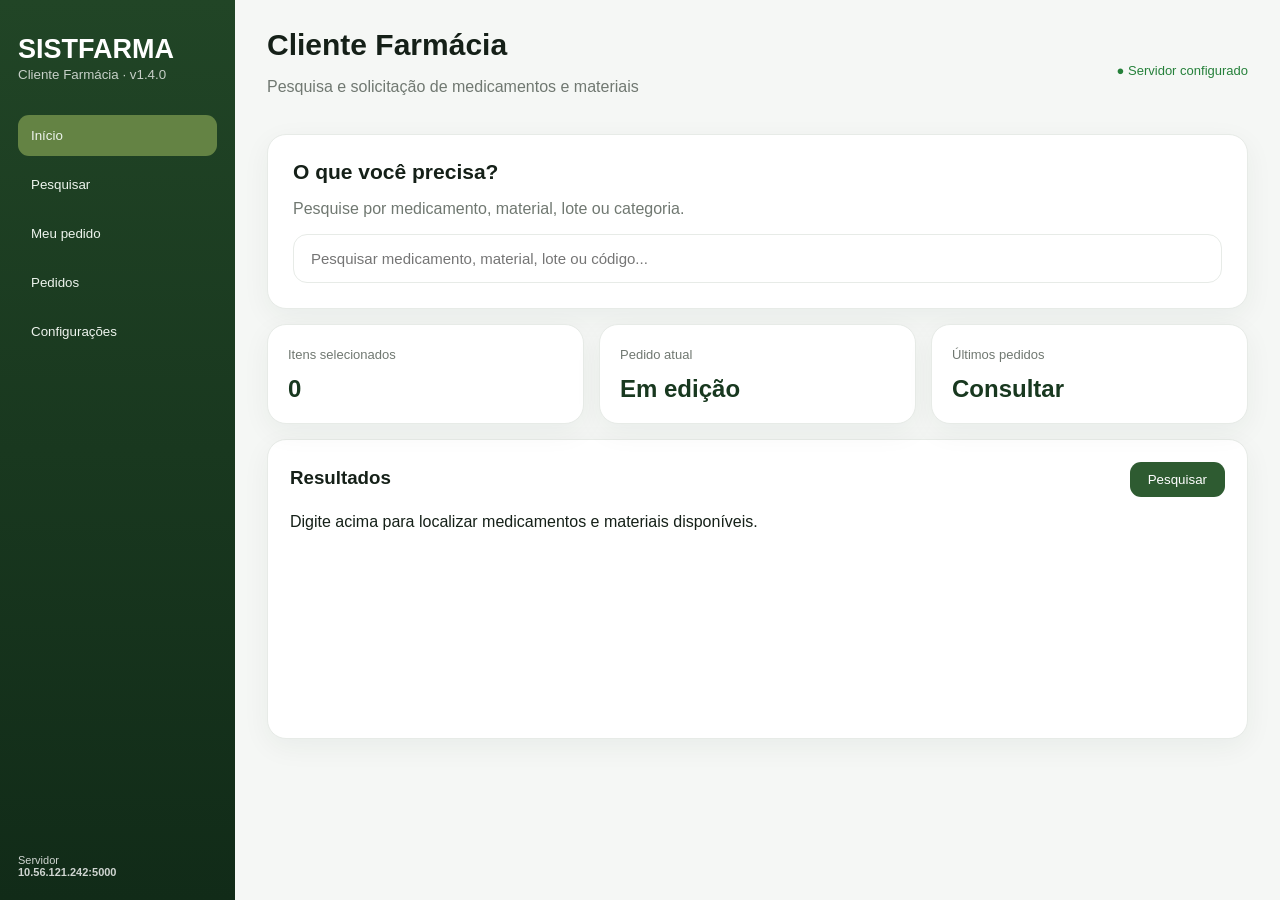
<file: windows/web-cliente/index.html>
<!doctype html><html lang="pt-BR"><head><meta charset="utf-8"><meta name="viewport" content="width=device-width,initial-scale=1"><title>Cliente Farmácia 1.4.0</title><link rel="stylesheet" href="app.css"></head><body><aside><h1>SISTFARMA</h1><small>Cliente Farmácia · v1.4.0</small><nav><button class="active">Início</button><button>Pesquisar</button><button>Meu pedido</button><button>Pedidos</button><button>Configurações</button></nav><div class="server">Servidor<br><b>10.56.121.242:5000</b></div></aside><main><header><div><h2>Cliente Farmácia</h2><p>Pesquisa e solicitação de medicamentos e materiais</p></div><span class="status">● Servidor configurado</span></header><section class="hero"><div><h3>O que você precisa?</h3><p>Pesquise por medicamento, material, lote ou categoria.</p></div><input id="q" placeholder="Pesquisar medicamento, material, lote ou código..."></section><section class="cards"><article><span>Itens selecionados</span><strong id="sel">0</strong></article><article><span>Pedido atual</span><strong>Em edição</strong></article><article><span>Últimos pedidos</span><strong>Consultar</strong></article></section><section class="panel"><div class="head"><h3>Resultados</h3><button onclick="search()">Pesquisar</button></div><div id="results"><p>Digite acima para localizar medicamentos e materiais disponíveis.</p></div></section></main><script src="app.js"></script></body></html>
</file>
<file: windows/web-cliente/app.css>
:root{--g:#18381f;--g2:#2e5b31;--bg:#f5f7f5;--line:#e7ebe7;--muted:#707871}*{box-sizing:border-box}body{margin:0;font-family:"Segoe UI Variable","Inter","Segoe UI",Arial,sans-serif;background:var(--bg);color:#152018;display:flex;min-height:100vh}aside{position:fixed;inset:0 auto 0 0;width:235px;padding:34px 18px;background:linear-gradient(180deg,#214526,#112b18);color:white}aside h1{margin:0;font-size:27px}aside small{opacity:.75}nav{display:grid;gap:8px;margin-top:32px}nav button{border:0;background:transparent;color:#eef4ee;text-align:left;padding:13px;border-radius:11px}nav button.active,nav button:hover{background:#648344}.server{position:absolute;bottom:22px;font-size:11px;opacity:.8}main{margin-left:235px;width:calc(100% - 235px);padding:28px 32px}header{display:flex;justify-content:space-between;align-items:center}header h2{font-size:30px;margin:0}header p{color:var(--muted)}.status{font-size:13px;color:#25803a}.hero,.cards article,.panel{background:#fff;border:1px solid var(--line);border-radius:19px;box-shadow:0 8px 28px #17371e0e}.hero{margin-top:22px;padding:25px}.hero h3{margin:0 0 6px;font-size:21px}.hero p{color:var(--muted)}.hero input{width:100%;padding:15px 17px;border:1px solid var(--line);border-radius:14px;font-size:15px;outline:none}.hero input:focus{border-color:#78955d;box-shadow:0 0 0 3px #78955d18}.cards{display:grid;grid-template-columns:repeat(3,1fr);gap:15px;margin-top:15px}.cards article{padding:20px}.cards span{color:var(--muted);font-size:13px}.cards strong{display:block;margin-top:12px;font-size:24px;color:var(--g)}.panel{margin-top:15px;padding:22px;min-height:300px}.head{display:flex;justify-content:space-between}.head h3{margin:5px 0}button{cursor:pointer}.head button{border:0;background:var(--g2);color:white;padding:10px 18px;border-radius:11px}
</file>
